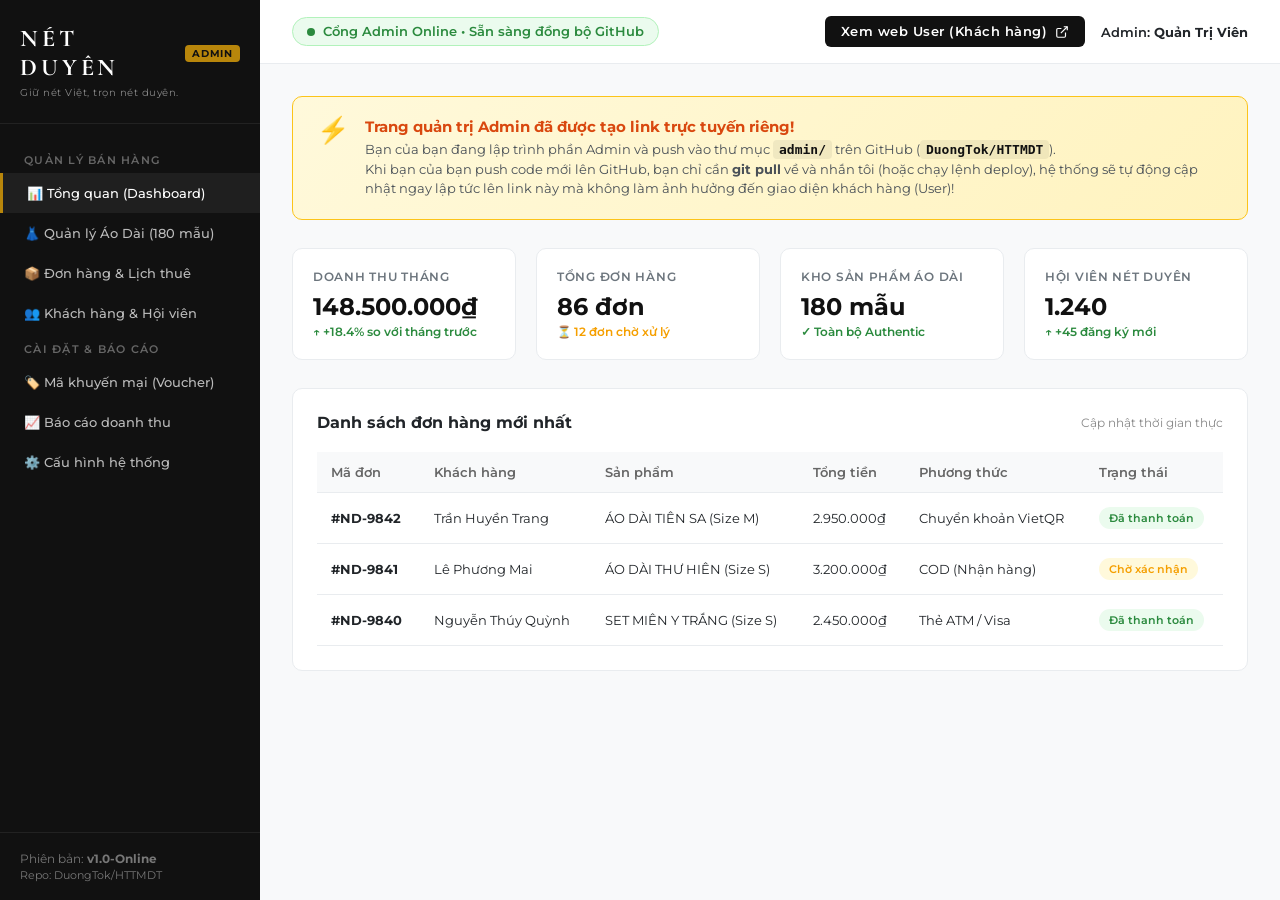
<file: admin/index.html>
<!DOCTYPE html>
<html lang="vi">
<head>
  <meta charset="UTF-8" />
  <meta name="viewport" content="width=device-width, initial-scale=1.0" />
  <title>CỔNG QUẢN TRỊ ADMIN – NÉT DUYÊN</title>
  <link rel="icon" href="data:image/svg+xml,<svg xmlns='http://www.w3.org/2000/svg' viewBox='0 0 32 32'><circle cx='16' cy='16' r='15' fill='%23111111'/><text x='16' y='21' font-family='serif' font-size='12' font-weight='bold' fill='%23ffffff' text-anchor='middle'>ADM</text></svg>" />
  <link rel="preconnect" href="https://fonts.googleapis.com">
  <link rel="preconnect" href="https://fonts.gstatic.com" crossorigin>
  <link href="https://fonts.googleapis.com/css2?family=Cormorant+Garamond:wght@600;700&family=Montserrat:wght@300;400;500;600;700&display=swap" rel="stylesheet">
  <style>
    :root {
      --primary: #111111;
      --accent: #b8860b;
      --bg: #f8f9fa;
      --card-bg: #ffffff;
      --border: #e9ecef;
      --text: #212529;
      --text-muted: #6c757d;
      --sidebar-width: 260px;
    }
    * { box-sizing: border-box; margin: 0; padding: 0; }
    body {
      font-family: 'Montserrat', sans-serif;
      background-color: var(--bg);
      color: var(--text);
      display: flex;
      min-height: 100vh;
    }
    /* SIDEBAR */
    .sidebar {
      width: var(--sidebar-width);
      background: #111111;
      color: #fff;
      display: flex;
      flex-direction: column;
      position: fixed;
      top: 0; bottom: 0; left: 0;
      z-index: 100;
    }
    .sidebar-header {
      padding: 24px 20px;
      border-bottom: 1px solid #222;
    }
    .brand-title {
      font-family: 'Cormorant Garamond', Georgia, serif;
      font-size: 24px;
      font-weight: 700;
      letter-spacing: 0.16em;
      text-transform: uppercase;
      color: #fff;
      display: flex;
      align-items: center;
      gap: 8px;
    }
    .admin-pill {
      font-family: 'Montserrat', sans-serif;
      font-size: 10px;
      background: var(--accent);
      color: #111;
      font-weight: 700;
      padding: 2px 7px;
      border-radius: 4px;
      letter-spacing: 0.08em;
    }
    .brand-slogan {
      font-size: 10px;
      color: #888;
      letter-spacing: 0.05em;
      margin-top: 4px;
    }
    .sidebar-nav {
      flex: 1;
      padding: 20px 0;
      overflow-y: auto;
    }
    .nav-label {
      font-size: 10.5px;
      color: #666;
      text-transform: uppercase;
      letter-spacing: 0.12em;
      padding: 10px 24px 6px;
      font-weight: 600;
    }
    .nav-item {
      display: flex;
      align-items: center;
      gap: 12px;
      padding: 12px 24px;
      color: #bbb;
      text-decoration: none;
      font-size: 13px;
      font-weight: 500;
      transition: all 0.2s ease;
      cursor: pointer;
    }
    .nav-item:hover, .nav-item.active {
      background: rgba(255,255,255,0.06);
      color: #fff;
      border-left: 3px solid var(--accent);
    }
    .sidebar-footer {
      padding: 18px 20px;
      border-top: 1px solid #222;
      font-size: 12px;
      color: #777;
    }
    /* MAIN CONTENT */
    .main-wrap {
      margin-left: var(--sidebar-width);
      flex: 1;
      display: flex;
      flex-direction: column;
    }
    .topbar {
      height: 64px;
      background: #ffffff;
      border-bottom: 1px solid var(--border);
      display: flex;
      align-items: center;
      justify-content: space-between;
      padding: 0 32px;
      position: sticky;
      top: 0;
      z-index: 90;
    }
    .status-badge {
      display: flex;
      align-items: center;
      gap: 8px;
      font-size: 12.5px;
      color: #2b8a3e;
      background: #ebfbee;
      padding: 6px 14px;
      border-radius: 20px;
      font-weight: 600;
      border: 1px solid #b2f2bb;
    }
    .status-dot {
      width: 8px;
      height: 8px;
      background: #2b8a3e;
      border-radius: 50%;
      animation: pulse 1.8s infinite;
    }
    @keyframes pulse {
      0% { opacity: 0.4; }
      50% { opacity: 1; }
      100% { opacity: 0.4; }
    }
    .topbar-actions {
      display: flex;
      align-items: center;
      gap: 16px;
    }
    .btn-view-client {
      display: inline-flex;
      align-items: center;
      gap: 8px;
      background: #111;
      color: #fff;
      text-decoration: none;
      font-size: 12.5px;
      font-weight: 600;
      padding: 8px 16px;
      border-radius: 6px;
      letter-spacing: 0.04em;
      transition: background 0.2s;
    }
    .btn-view-client:hover {
      background: #333;
    }
    .content-area {
      padding: 32px;
    }
    /* NOTICE CARD */
    .sync-notice-card {
      background: linear-gradient(135deg, #fff9db 0%, #fff3bf 100%);
      border: 1px solid #fcc419;
      border-radius: 10px;
      padding: 20px 24px;
      margin-bottom: 28px;
      display: flex;
      align-items: flex-start;
      gap: 16px;
    }
    .sync-icon {
      font-size: 26px;
      line-height: 1;
    }
    .sync-text h3 {
      font-size: 15px;
      font-weight: 700;
      color: #d9480f;
      margin-bottom: 4px;
    }
    .sync-text p {
      font-size: 13px;
      color: #495057;
      line-height: 1.5;
    }
    .sync-text code {
      background: rgba(0,0,0,0.06);
      padding: 2px 6px;
      border-radius: 4px;
      font-weight: 600;
      color: #111;
    }
    /* STATS GRID */
    .stats-grid {
      display: grid;
      grid-template-columns: repeat(4, 1fr);
      gap: 20px;
      margin-bottom: 28px;
    }
    .stat-card {
      background: var(--card-bg);
      border: 1px solid var(--border);
      border-radius: 10px;
      padding: 20px;
      display: flex;
      flex-direction: column;
    }
    .stat-title {
      font-size: 12px;
      color: var(--text-muted);
      text-transform: uppercase;
      letter-spacing: 0.06em;
      font-weight: 600;
      margin-bottom: 8px;
    }
    .stat-value {
      font-size: 24px;
      font-weight: 700;
      color: var(--primary);
      margin-bottom: 4px;
    }
    .stat-change {
      font-size: 11.5px;
      color: #2b8a3e;
      font-weight: 600;
    }
    /* TABLE SECTION */
    .section-card {
      background: var(--card-bg);
      border: 1px solid var(--border);
      border-radius: 10px;
      padding: 24px;
    }
    .section-head {
      display: flex;
      justify-content: space-between;
      align-items: center;
      margin-bottom: 20px;
    }
    .section-title {
      font-size: 16px;
      font-weight: 700;
    }
    .admin-table {
      width: 100%;
      border-collapse: collapse;
      font-size: 13px;
    }
    .admin-table th {
      background: #f8f9fa;
      color: #666;
      font-weight: 600;
      text-align: left;
      padding: 12px 14px;
      border-bottom: 1px solid var(--border);
    }
    .admin-table td {
      padding: 14px;
      border-bottom: 1px solid var(--border);
      vertical-align: middle;
    }
    .badge-status {
      display: inline-block;
      padding: 4px 10px;
      border-radius: 20px;
      font-size: 11px;
      font-weight: 600;
    }
    .badge-paid { background: #ebfbee; color: #2b8a3e; }
    .badge-pending { background: #fff9db; color: #f59f00; }
    @media (max-width: 900px) {
      .sidebar { display: none; }
      .main-wrap { margin-left: 0; }
      .stats-grid { grid-template-columns: 1fr 1fr; }
    }
  </style>
</head>
<body>

  <!-- SIDEBAR -->
  <aside class="sidebar">
    <div class="sidebar-header">
      <div class="brand-title">
        NÉT DUYÊN
        <span class="admin-pill">ADMIN</span>
      </div>
      <div class="brand-slogan">Giữ nét Việt, trọn nét duyên.</div>
    </div>
    <nav class="sidebar-nav">
      <div class="nav-label">Quản lý bán hàng</div>
      <a class="nav-item active">📊 Tổng quan (Dashboard)</a>
      <a class="nav-item">👗 Quản lý Áo Dài (180 mẫu)</a>
      <a class="nav-item">📦 Đơn hàng & Lịch thuê</a>
      <a class="nav-item">👥 Khách hàng & Hội viên</a>
      <div class="nav-label">Cài đặt & Báo cáo</div>
      <a class="nav-item">🏷️ Mã khuyến mại (Voucher)</a>
      <a class="nav-item">📈 Báo cáo doanh thu</a>
      <a class="nav-item">⚙️ Cấu hình hệ thống</a>
    </nav>
    <div class="sidebar-footer">
      <div>Phiên bản: <strong>v1.0-Online</strong></div>
      <div style="font-size:11px;margin-top:2px;">Repo: DuongTok/HTTMDT</div>
    </div>
  </aside>

  <!-- MAIN WRAPPER -->
  <div class="main-wrap">
    <!-- TOPBAR -->
    <header class="topbar">
      <div class="status-badge">
        <span class="status-dot"></span>
        <span>Cổng Admin Online • Sẵn sàng đồng bộ GitHub</span>
      </div>
      <div class="topbar-actions">
        <a href="https://netduyen.vercel.app" target="_blank" class="btn-view-client" title="Xem giao diện người mua">
          <span>Xem web User (Khách hàng)</span>
          <svg width="14" height="14" viewBox="0 0 24 24" fill="none" stroke="currentColor" stroke-width="2"><path d="M18 13v6a2 2 0 0 1-2 2H5a2 2 0 0 1-2-2V8a2 2 0 0 1 2-2h6"></path><polyline points="15 3 21 3 21 9"></polyline><line x1="10" y1="14" x2="21" y2="3"></line></svg>
        </a>
        <div style="font-size:13px;font-weight:600;">Admin: <strong>Quản Trị Viên</strong></div>
      </div>
    </header>

    <!-- CONTENT -->
    <main class="content-area">
      <!-- Sync notification banner -->
      <div class="sync-notice-card">
        <div class="sync-icon">⚡</div>
        <div class="sync-text">
          <h3>Trang quản trị Admin đã được tạo link trực tuyến riêng!</h3>
          <p>
            Bạn của bạn đang lập trình phần Admin và push vào thư mục <code>admin/</code> trên GitHub (<code>DuongTok/HTTMDT</code>).<br>
            Khi bạn của bạn push code mới lên GitHub, bạn chỉ cần <strong>git pull</strong> về và nhắn tôi (hoặc chạy lệnh deploy), hệ thống sẽ tự động cập nhật ngay lập tức lên link này mà không làm ảnh hưởng đến giao diện khách hàng (User)!
          </p>
        </div>
      </div>

      <!-- Stats Cards -->
      <div class="stats-grid">
        <div class="stat-card">
          <span class="stat-title">Doanh thu tháng</span>
          <span class="stat-value">148.500.000₫</span>
          <span class="stat-change">↑ +18.4% so với tháng trước</span>
        </div>
        <div class="stat-card">
          <span class="stat-title">Tổng đơn hàng</span>
          <span class="stat-value">86 đơn</span>
          <span class="stat-change" style="color:#f59f00;">⏳ 12 đơn chờ xử lý</span>
        </div>
        <div class="stat-card">
          <span class="stat-title">Kho sản phẩm Áo Dài</span>
          <span class="stat-value">180 mẫu</span>
          <span class="stat-change">✓ Toàn bộ Authentic</span>
        </div>
        <div class="stat-card">
          <span class="stat-title">Hội viên Nét Duyên</span>
          <span class="stat-value">1.240</span>
          <span class="stat-change">↑ +45 đăng ký mới</span>
        </div>
      </div>

      <!-- Orders table preview -->
      <div class="section-card">
        <div class="section-head">
          <h2 class="section-title">Danh sách đơn hàng mới nhất</h2>
          <span style="font-size:12px;color:#888;">Cập nhật thời gian thực</span>
        </div>
        <table class="admin-table">
          <thead>
            <tr>
              <th>Mã đơn</th>
              <th>Khách hàng</th>
              <th>Sản phẩm</th>
              <th>Tổng tiền</th>
              <th>Phương thức</th>
              <th>Trạng thái</th>
            </tr>
          </thead>
          <tbody>
            <tr>
              <td><strong>#ND-9842</strong></td>
              <td>Trần Huyền Trang</td>
              <td>ÁO DÀI TIÊN SA (Size M)</td>
              <td>2.950.000₫</td>
              <td>Chuyển khoản VietQR</td>
              <td><span class="badge-status badge-paid">Đã thanh toán</span></td>
            </tr>
            <tr>
              <td><strong>#ND-9841</strong></td>
              <td>Lê Phương Mai</td>
              <td>ÁO DÀI THƯ HIÊN (Size S)</td>
              <td>3.200.000₫</td>
              <td>COD (Nhận hàng)</td>
              <td><span class="badge-status badge-pending">Chờ xác nhận</span></td>
            </tr>
            <tr>
              <td><strong>#ND-9840</strong></td>
              <td>Nguyễn Thúy Quỳnh</td>
              <td>SET MIÊN Y TRẮNG (Size S)</td>
              <td>2.450.000₫</td>
              <td>Thẻ ATM / Visa</td>
              <td><span class="badge-status badge-paid">Đã thanh toán</span></td>
            </tr>
          </tbody>
        </table>
      </div>
    </main>
  </div>

</body>
</html>
</file>
